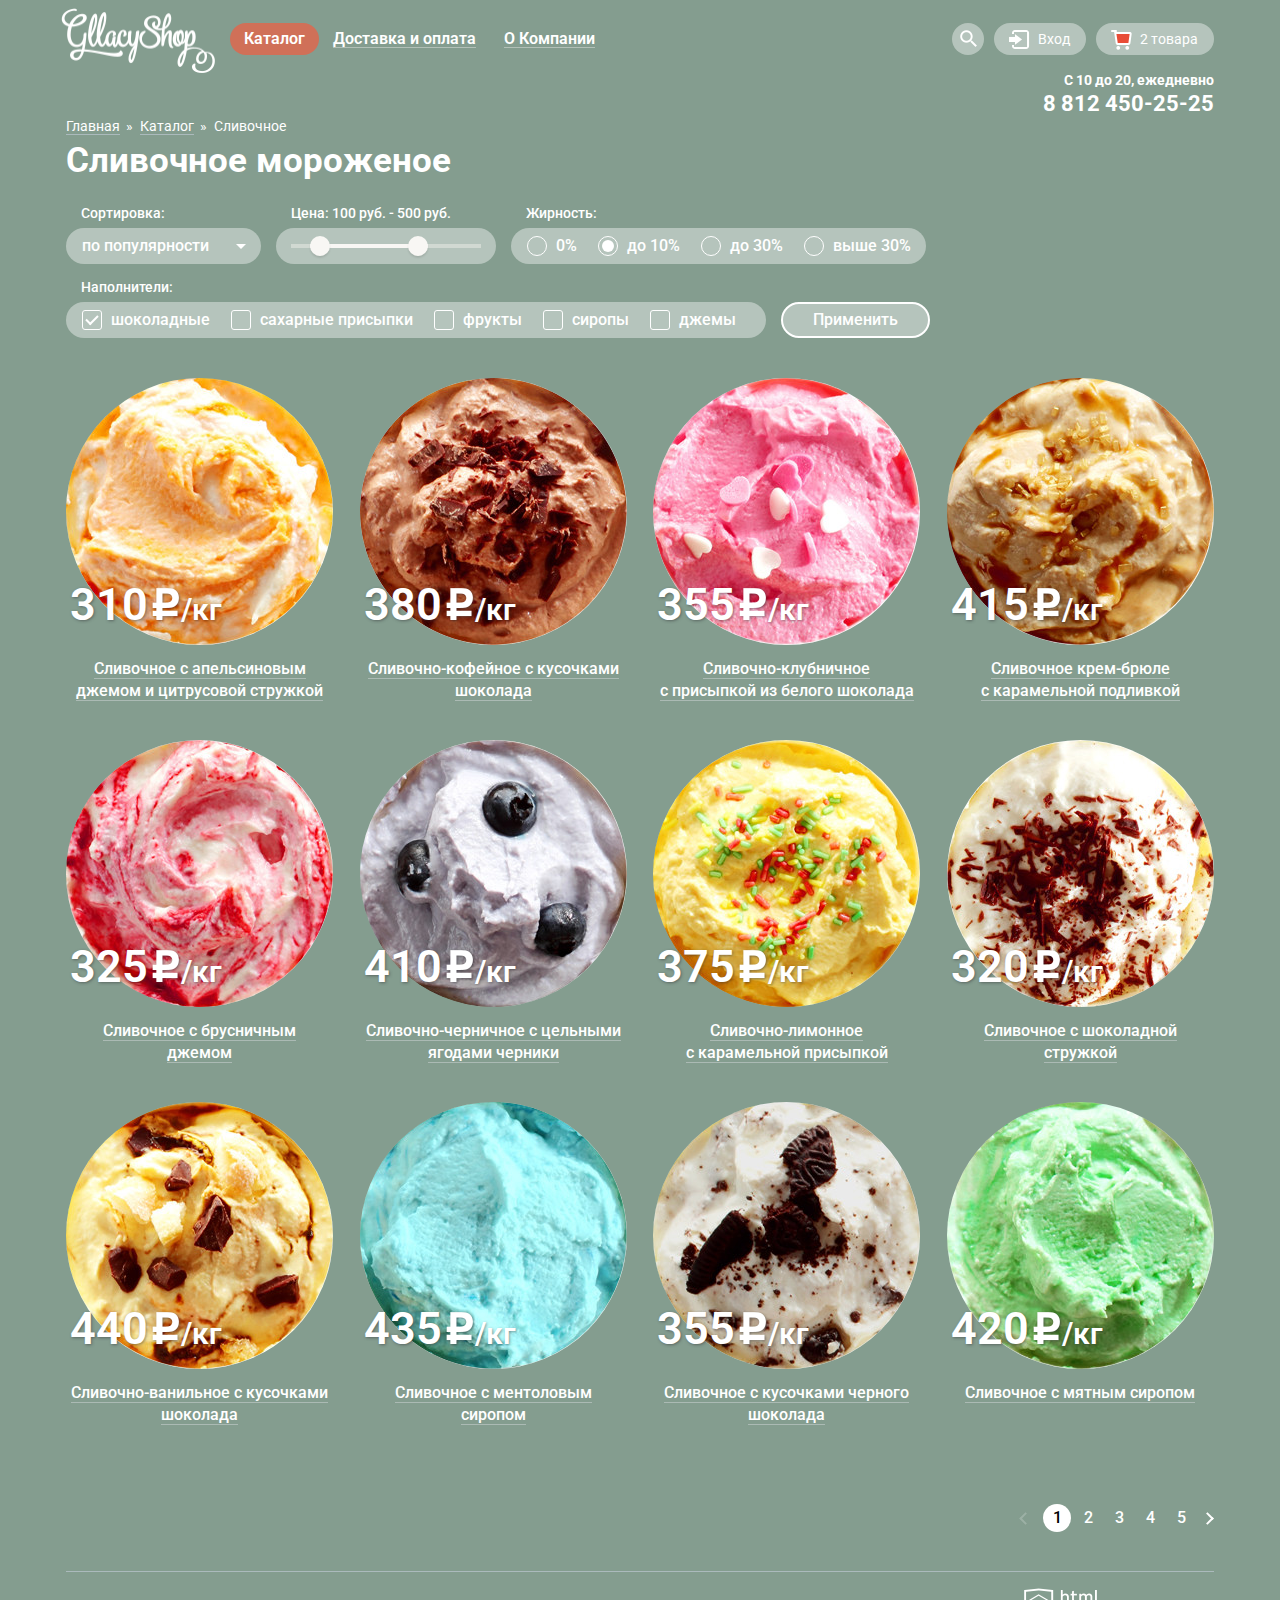
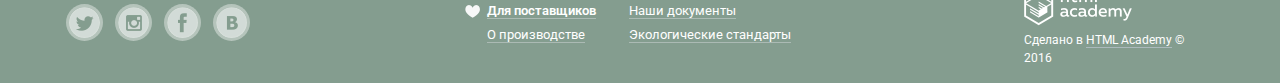
<file: catalog.html>
<!DOCTYPE html>
<html lang="ru">
  <head>
    <meta charset="utf-8">
    <title>Gllacy Shop Catalog</title>
    <link href='https://fonts.googleapis.com/css?family=Roboto:400,500,700&amp;subset=cyrillic,latin' rel='stylesheet' type='text/css'>
    <link href="css/normalize.css" rel="stylesheet">
    <link href="css/style.min.css" rel="stylesheet">
  </head>
  <body>
    <div class="site-wrapper">
      <div class="content-wrapper">
        <header class="main-header">
          <div class="top-header clearfix">
            <div class="logo">
              <a href="index.html" class="logo-link">
                <img src="img/gllacy-logo.png" width="154" height="65" alt="Gllacy Shop">
              </a>
            </div>
            <nav class="menu">
              <ul class="menu-list">
                <li class="menu-item menu-item-dropdown">
                  <a href="#" class="menu-link menu-link-current">Каталог</a>
                  <ul class="dropdown-menu">
                    <li class="dropdown-menu-item">
                      <a href="#" class="dropdown-menu-link">Новинки</a>
                    </li>
                    <li class="dropdown-menu-item">
                      <a href="catalog.html" class="dropdown-menu-link dropdown-menu-link-current">Сливочное</a>
                    </li>
                    <li class="dropdown-menu-item">
                      <a href="#" class="dropdown-menu-link">Щербеты</a>
                    </li>
                    <li class="dropdown-menu-item">
                      <a href="#" class="dropdown-menu-link">Фруктовый лед</a>
                    </li>
                    <li class="dropdown-menu-item">
                      <a href="#" class="dropdown-menu-link">Мелорин</a>
                    </li>
                  </ul>
                </li>
                <li class="menu-item">
                  <a href="#" class="menu-link">Доставка и оплата</a>
                </li>
                <li class="menu-item">
                  <a href="#" class="menu-link">О Компании</a>
                </li>
              </ul>
            </nav>
            <div class="user-block clearfix">
              <div class="user-block-search">
                <a href="#" class="user-block-btn user-block-btn-search">Поиск</a>
                <div class="user-block-popup user-block-popup-search">
                  <form action="#" method="get">
                    <input type="search" class="textarea user-block-input" name="search" id="user-block-input">
                    <div class="placeholder">
                      <label for="user-block-input" class="form-hint form-hint-search">Что ищем?</label>
                    </div>
                  </form>
                </div>
              </div>
              <div class="user-block-login">
                <a href="#" class="user-block-btn user-block-btn-login">Вход</a>
                <div class="user-block-popup user-block-popup-login">
                  <form action="#" method="post">
                    <input type="email" class="textarea user-block-input" name="email" id="user-block-email" required>
                    <div class="placeholder">
                      <label for="user-block-email" class="form-hint form-hint-login">Электронная почта</label>
                    </div>
                    <input type="password" class="textarea user-block-input" name="password" id="user-block-password" required>
                    <div class="placeholder">
                      <label for="user-block-password" class="form-hint form-hint-login">Пароль</label>
                    </div>
                    <input type="submit" class="btn btn-login" value="Войти">
                    <div class="user-block-links">
                      <a href="#">Забыли пароль?</a>
                      <a href="#">Новая регистрация</a>
                    </div>
                  </form>
                </div>
              </div>
              <div class="user-block-cart">
                <a href="#" class="user-block-btn user-block-btn-cart">2 товара</a>
                <div class="user-block-popup user-block-popup-cart">
                  <div class="cart-item">
                    <div class="cart-row">
                      <a href="#" class="user-block-btn user-block-btn-delete">Удалить</a>
                      <div class="cart-image">
                        <img src="img/list/ice.cream1.1.jpg" width="33" height="33" alt="Пломбир с апельсиновым джемом">
                      </div>
                      <div class="icecream-title">
                        <p>Пломбир с апельсиновым джемом</p>
                      </div>
                      <div class="icecream-amount">
                        1,5 кг х <span class="icecream-amount-grey">200 руб.</span>
                      </div>
                      <div class="icecream-price">
                        300 руб
                      </div>
                    </div>
                    <div class="cart-row">
                      <a href="#" class="user-block-btn user-block-btn-delete">Удалить</a>
                      <div class="cart-image">
                        <img src="img/list/ice.cream1.3.jpg" width="33" height="33" alt="Клубничный пломбир с присыпкой из белого шоколада">
                      </div>
                      <div class="icecream-title">
                        <p>Клубничный пломбир с присыпкой из белого шоколада</p>
                      </div>
                      <div class="icecream-amount">
                        1,5 кг х <span class="icecream-amount-grey">300 руб.</span>
                      </div>
                      <div class="icecream-price">
                        450 руб
                      </div>
                    </div>
                  </div>
                  <div class="user-block-total">Итого: 750 руб.</div>
                  <a href="#" class="btn btn-cart">Оформить заказ</a>
                </div>
              </div>
            </div>
            <div class="page-header-contacts">
              С 10 до 20, ежедневно
              <span>8 812 450-25-25</span>
            </div>
          </div>
        </header>
        <main>
          <ul class="breadcrumbs">
            <li class="breadcrumbs-item">
              <a href="index.html" class="breadcrumbs-link">Главная</a>
            </li>
            <li class="breadcrumbs-item">
              <a href="" class="breadcrumbs-link">Каталог</a>
            </li>
            <li class="breadcrumbs-item">
              Сливочное
            </li>
          </ul>
          <h1 class="catalog-title">
            Сливочное мороженое
          </h1>
          <section class="filter">
            <form action="#" method="post">
              <div class="filter-item">
                <h4 class="filter-title">Сортировка:</h4>
                <div class="sorting-item">
                  <select class="sorting">
                    <option value="popularity">по популярности</option>
                    <option value="expensive">сначала недорогие</option>
                    <option value="cheap">сначала дорогие</option>
                    <option value="fat">по жирности</option>
                  </select>
                </div>
              </div>
              <div class="filter-item">
                <h4 class="filter-title">Цена: 100 руб. - 500 руб.</h4>
                <div class="price">
                  <div class="line">
                    <div class="line-price">
                      <div class="min"></div>
                      <div class="max"></div>
                    </div>
                  </div>
                </div>
              </div>
              <div class="filter-item">
                <h4 class="filter-title">Жирность:</h4>
                <div class="fat">
                  <div class="fat-item">
                    <input type="radio" name="fat" id="fat-0">
                    <label for="fat-0" class="fat-radio">0%</label>
                  </div>
                  <div class="fat-item">
                    <input type="radio" name="fat" id="fat-10" checked>
                    <label for="fat-10" class="fat-radio">до 10%</label>
                  </div>
                  <div class="fat-item">
                    <input type="radio" name="fat" id="fat-30">
                    <label for="fat-30" class="fat-radio">до 30%</label>
                  </div>
                  <div class="fat-item">
                    <input type="radio" name="fat" id="fat-above">
                    <label for="fat-above" class="fat-radio">выше 30%</label>
                  </div>
                </div>
              </div>
              <div class="filter-item">
                <h4 class="filter-title">Наполнители:</h4>
                <div class="fillers">
                  <div class="fillers-item">
                    <input type="checkbox" name="fillers" id="fillers-chocolate" checked>
                    <label for="fillers-chocolate" class="fillers-checkbox">
                      шоколадные
                    </label>
                  </div>
                  <div class="fillers-item">
                    <input type="checkbox" name="fillers" id="fillers-sugar">
                    <label for="fillers-sugar" class="fillers-checkbox">
                      сахарные присыпки
                    </label>
                  </div>
                  <div class="fillers-item">
                    <input type="checkbox" name="fillers" id="fillers-fruits">
                    <label for="fillers-fruits" class="fillers-checkbox">
                      фрукты
                    </label>
                  </div>
                  <div class="fillers-item">
                    <input type="checkbox" name="fillers" id="fillers-syrups">
                    <label for="fillers-syrups" class="fillers-checkbox">
                      сиропы
                    </label>
                  </div>
                  <div class="fillers-item">
                    <input type="checkbox" name="fillers" id="fillers-jams">
                    <label for="fillers-jams" class="fillers-checkbox">
                      джемы
                    </label>
                  </div>
                </div>
              </div>
              <button type="submit" class="btn-filter">Применить</button>
            </form>
          </section>
          <section class="catalog">
            <article class="catalog-item">
              <figure class="catalog-item-image">
                <img src="img/list/ice.cream1.1.jpg" width="267" height="267" alt="">
                <div class="catalog-item-price">
                  310 <span class="icon-ruble">/кг</span>
                </div>
              </figure>
              <a href="#" class="catalog-item-title">
                <span class="title-span">Сливочное с&nbsp;апельсиновым джемом и&nbsp;цитрусовой стружкой</span>
              </a>
              <a href="#" class="btn btn-catalog">Быстрый просмотр</a>
            </article>
            <article class="catalog-item">
              <figure class="catalog-item-image">
                <img src="img/list/ice.cream1.2.jpg" width="267" height="267" alt="">
                <div class="catalog-item-price">
                  380 <span class="icon-ruble">/кг</span>
                </div>
              </figure>
              <a href="#" class="catalog-item-title">
                <span class="title-span">Сливочно-кофейное с&nbsp;кусочками шоколада</span>
              </a>
              <a href="#" class="btn btn-catalog">Быстрый просмотр</a>
            </article>
            <article class="catalog-item">
              <figure class="catalog-item-image">
                <img src="img/list/ice.cream1.3.jpg" width="267" height="267" alt="">
                <div class="catalog-item-price">
                  355 <span class="icon-ruble">/кг</span>
                </div>
              </figure>
              <a href="#" class="catalog-item-title">
                <span class="title-span">Сливочно-клубничное с&nbsp;присыпкой из&nbsp;белого шоколада</span>
              </a>
              <a href="#" class="btn btn-catalog">Быстрый просмотр</a>
            </article>
            <article class="catalog-item">
              <figure class="catalog-item-image">
                <img src="img/list/ice.cream1.4.jpg" width="267" height="267" alt="">
                <div class="catalog-item-price">
                  415 <span class="icon-ruble">/кг</span>
                </div>
              </figure>
              <a href="#" class="catalog-item-title">
                <span class="title-span">Сливочное крем-брюле с&nbsp;карамельной подливкой</span>
              </a>
              <a href="#" class="btn btn-catalog">Быстрый просмотр</a>
            </article>
            <article class="catalog-item">
              <figure class="catalog-item-image">
                <img src="img/list/ice.cream2.1.jpg" width="267" height="267" alt="">
                <div class="catalog-item-price">
                  325 <span class="icon-ruble">/кг</span>
                </div>
              </figure>
              <a href="#" class="catalog-item-title">
                <span class="title-span">Сливочное с&nbsp;брусничным джемом</span>
              </a>
              <a href="#" class="btn btn-catalog">Быстрый просмотр</a>
            </article>
            <article class="catalog-item">
              <figure class="catalog-item-image">
                <img src="img/list/ice.cream2.2.jpg" width="267" height="267" alt="">
                <div class="catalog-item-price">
                  410 <span class="icon-ruble">/кг</span>
                </div>
              </figure>
              <a href="#" class="catalog-item-title">
                <span class="title-span">Сливочно-черничное с&nbsp;цельными ягодами черники</span>
              </a>
              <a href="#" class="btn btn-catalog">Быстрый просмотр</a>
            </article>
            <article class="catalog-item">
              <figure class="catalog-item-image">
                <img src="img/list/ice.cream2.3.jpg" width="267" height="267" alt="">
                <div class="catalog-item-price">
                  375 <span class="icon-ruble">/кг</span>
                </div>
              </figure>
              <a href="#" class="catalog-item-title">
                <span class="title-span">Сливочно-лимонное с&nbsp;карамельной присыпкой</span>
              </a>
              <a href="#" class="btn btn-catalog">Быстрый просмотр</a>
            </article>
            <article class="catalog-item">
              <figure class="catalog-item-image">
                <img src="img/list/ice.cream2.4.jpg" width="267" height="267" alt="">
                <div class="catalog-item-price">
                  320 <span class="icon-ruble">/кг</span>
                </div>
              </figure>
              <a href="#" class="catalog-item-title">
                <span class="title-span">Сливочное с&nbsp;шоколадной стружкой</span>
              </a>
              <a href="#" class="btn btn-catalog">Быстрый просмотр</a>
            </article>
            <article class="catalog-item">
              <figure class="catalog-item-image">
                <img src="img/list/ice.cream3.1.jpg" width="267" height="267" alt="">
                <div class="catalog-item-price">
                  440 <span class="icon-ruble">/кг</span>
                </div>
              </figure>
              <a href="#" class="catalog-item-title">
                <span class="title-span">Сливочно-ванильное с&nbsp;кусочками шоколада</span>
              </a>
              <a href="#" class="btn btn-catalog">Быстрый просмотр</a>
            </article>
            <article class="catalog-item">
              <figure class="catalog-item-image">
                <img src="img/list/ice.cream3.2.jpg" width="267" height="267" alt="">
                <div class="catalog-item-price">
                  435 <span class="icon-ruble">/кг</span>
                </div>
              </figure>
              <a href="#" class="catalog-item-title">
                <span class="title-span">Сливочное с&nbsp;ментоловым сиропом</span>
              </a>
              <a href="#" class="btn btn-catalog">Быстрый просмотр</a>
            </article>
            <article class="catalog-item">
              <figure class="catalog-item-image">
                <img src="img/list/ice.cream3.3.jpg" width="267" height="267" alt="">
                <div class="catalog-item-price">
                  355 <span class="icon-ruble">/кг</span>
                </div>
              </figure>
              <a href="#" class="catalog-item-title">
                <span class="title-span">Сливочное с&nbsp;кусочками черного шоколада</span>
              </a>
              <a href="#" class="btn btn-catalog">Быстрый просмотр</a>
            </article>
            <article class="catalog-item">
              <figure class="catalog-item-image">
                <img src="img/list/ice.cream3.4.jpg" width="267" height="267" alt="">
                <div class="catalog-item-price">
                  420 <span class="icon-ruble">/кг</span>
                </div>
              </figure>
              <a href="#" class="catalog-item-title">
                <span class="title-span">Сливочное с&nbsp;мятным сиропом</span>
              </a>
              <a href="#" class="btn btn-catalog">Быстрый просмотр</a>
            </article>
          </section>
          <div class="pagination">
            <ul class="pagination-list">
              <li class="pagination-item">
                <a href="#" class="pagination-link pagination-link-prev pagination-link-disabled">Назад</a>
              </li>
              <li class="pagination-item">
                <a href="#" class="pagination-link pagination-link-active">1</a>
              </li>
              <li class="pagination-item">
                <a href="#" class="pagination-link">2</a>
              </li>
              <li class="pagination-item">
                <a href="#" class="pagination-link">3</a>
              </li>
              <li class="pagination-item">
                <a href="#" class="pagination-link">4</a>
              </li>
              <li class="pagination-item">
                <a href="#" class="pagination-link">5</a>
              </li>
              <li class="pagination-item">
                <a href="#" class="pagination-link pagination-link-next">Вперед</a>
              </li>
            </ul>
          </div>
        </main>
        <footer class="page-footer clearfix">
          <div class="copyright">
            <a href="https://htmlacademy.ru" class="copyright-logo" target="_blank">
              <img src="img/htmlacademy-logo.png" width="108" height="38" alt="HTML Academy">
            </a>
            <p class="copyright-text">
              Сделано в <a href="https://htmlacademy.ru" class="copyright-link" target="_blank">HTML Academy</a> © 2016
            </p>
          </div>
          <div class="social">
            <a href="#" class="social-btn social-btn-twitter">Твиттер</a>
            <a href="#" class="social-btn social-btn-insta">Инстаграм</a>
            <a href="#" class="social-btn social-btn-fb">Фейсбук</a>
            <a href="#" class="social-btn social-btn-vk">Вконтакте</a>
          </div>
          <div class="info">
            <ul class="info-list">
              <li class="info-item info-item-heart">
                <a href="#" class="info-link">Для поставщиков</a>
              </li>
              <li class="info-item">
                <a href="#" class="info-link">Наши документы</a>
              </li>
              <li class="info-item">
                <a href="#" class="info-link">О производстве</a>
              </li>
              <li class="info-item">
                <a href="#" class="info-link">Экологические стандарты</a>
              </li>
            </ul>
          </div>
        </footer>
      </div>
    </div>
    <script src="js/script.min.js"></script>
  </body>
</html>
</file>
<file: css/style.min.css>
body,html{margin:0;padding:0}body{font-size:16px;line-height:22px;font-family:"Roboto",Helvetica,Arial,sans-serif;color:#fff;background-color:#849d8f}h1,h2{line-height:30px}h1{font-weight:700;font-size:35px}h2{font-size:24px}input,textarea{outline:none}.clearfix::after{content:"";display:table;clear:both}.site-wrapper{background-repeat:no-repeat;background-position:top center;-webkit-transition:background-image .5s ease,background-color .5s ease;transition:background-image .5s ease,background-color .5s ease}.site-wrapper::after,.site-wrapper::before{content:"";visibility:hidden}.site-wrapper::before{background-image:url(../img/slider.ice.cream2.png)}.site-wrapper::after{background-image:url(../img/slider.ice.cream3.png)}.content-wrapper{position:relative;min-width:860px;max-width:1148px;margin:0 auto;padding:0 26px}.logo{float:left;width:154px;margin-right:10px;padding-top:8px;-webkit-transform:translate(-5px);transform:translate(-5px)}.logo img{width:154px;height:65px}.menu{float:left;width:400px}.menu-list{margin:0;padding:23px 0 0;font-size:0}.menu-item{display:inline-block;padding-bottom:5px;font-weight:600;font-size:16px;line-height:22px;vertical-align:top}.menu-item,.menu-item-dropdown{position:relative}.menu-item-dropdown:hover .dropdown-menu,.menu-link{display:block}.menu-link{padding:5px 14px;border-radius:20px}.menu-link::after{content:"";position:absolute;bottom:12px;right:14px;left:14px;height:1px;background-color:rgba(247,246,243,.4)}.menu-link,.menu-link-current{text-decoration:none;color:#fff}.menu-link-current,.menu-link-current::after{background-color:#d07058}.menu-link-current:hover::after{background-color:#f7f6f3}.menu-link:active,.menu-link:hover{text-decoration:none;color:#333;background-color:#f7f6f3}.menu-link:active{background-color:#ededed;box-shadow:0 2px 1px 0 #696969 inset}.dropdown-menu{position:absolute;top:37px;left:-7px;z-index:2;display:none;min-width:145px;margin:0;padding:0;font-weight:400;font-size:14px;line-height:20px;text-align:left;background-color:#f8f7f4;box-shadow:0 20px 20px 0 rgba(0,0,0,.4);border-radius:5px;overflow:hidden;list-style:none}.dropdown-menu-item:first-child{font-weight:700;border-bottom:1px solid #d1d0ce}.dropdown-menu-item:hover:first-child{border-radius:5px 5px 0 0}.dropdown-menu-link{display:block;padding:7px 20px;text-decoration:none;color:#343434}.dropdown-menu-link-current{color:#fff;background-color:#d07058}.dropdown-menu-link-current:hover{color:#343434;background-color:#d07058}.dropdown-menu-link:hover{background:#fbded7}.dropdown-menu-link:active{background:#f6b5a5}.placeholder{position:relative}.textarea{width:100%;margin:10px 0;padding:10px 15px;font-weight:400;font-size:16px;line-height:24px;font-family:"Roboto",Helvetica,Arial,sans-serif;color:#353535;border:1px solid #d3d3d2;border-radius:5px;box-sizing:border-box}.textarea:hover{border-color:#999;box-shadow:inset 0 0 0 1px #999}.textarea:focus{border-color:#8fbdec;box-shadow:inset 0 0 0 1px #8fbdec;outline:none}.textarea:focus+.placeholder .form-hint{top:-75px;font-size:11px;line-height:24px;color:#5b9ddf}.form-hint{position:absolute;-webkit-transition:.2s ease all;transition:.2s ease all}.lostfocus{top:-72px;font-size:16px;line-height:24px;color:#9a9a9a}.user-block{float:right;margin-bottom:8px;padding:23px 0 0}.user-block-search{float:left;width:32px;margin-right:10px}.user-block-cart,.user-block-login,.user-block-search{position:relative;padding-bottom:5px}.user-block-login{max-width:100px;margin-right:10px;float:left}.user-block-cart{float:right;width:118px}.user-block-cart:hover .user-block-popup,.user-block-login:hover .user-block-popup,.user-block-search:hover .user-block-popup{display:block}.user-block-btn{position:relative;display:block;font-size:14px;line-height:18px;text-decoration:none;color:#fff;background-color:rgba(255,255,255,.4)}.user-block-btn:hover{color:#373737;background-color:#f8f7f4}.user-block-btn::before{content:"";position:absolute;background:url(../img/sprite.png) no-repeat}.user-block-popup{position:absolute;top:36px;right:0;z-index:2;display:none;padding:15px;background-color:#f8f7f4;border-radius:5px;box-shadow:0 20px 20px 0 rgba(0,0,0,.4);box-sizing:border-box}.form-hint-login,.form-hint-search{left:15px;top:-29px;font-size:14px;line-height:18px;color:#999}.form-hint-login{top:-42px}.form-hint-subscription{left:15px;top:13px;font-size:16px;line-height:24px;color:#999}.textarea:focus+.placeholder .form-hint-search{top:-58px}.textarea:focus+.placeholder .form-hint-login{top:-71px}.textarea:focus+.placeholder .form-hint-subscription{top:-17px}.user-block-input{width:311px;margin:0;padding:10px 11px;font-weight:400;font-size:14px;line-height:18px;color:#999}.user-block-popup-login .user-block-input{position:relative;margin-bottom:13px;width:242px}.user-block-links{float:right}.user-block-links a{display:block;margin-bottom:-4px;padding-left:20px;font-weight:400;font-size:13px;line-height:24px;color:#333}.user-block-links a:active,.user-block-links a:hover{color:#ec593c}.user-block-popup-cart{width:540px;padding:15px 15px 22px;font-size:13px;line-height:17px;color:#333;background-color:#f8f7f4;border-radius:5px;box-shadow:0 20px 20px 0 rgba(0,0,0,.4)}.cart-item{width:100%;text-align:left;border-bottom:1px solid #cacac7}.cart-row{position:relative;margin-top:10px;margin-bottom:20px;vertical-align:top}.user-block-btn-delete{display:inline-block;width:12px;height:12px;font-size:0;background-color:#f8f7f4;vertical-align:top}.user-block-btn-delete::after,.user-block-btn-delete::before{content:"";position:absolute;top:15px;display:block;width:15px;border-top:1px solid #333}.user-block-btn-delete::before{-webkit-transform:rotate(45deg);transform:rotate(45deg)}.user-block-btn-delete::after{-webkit-transform:rotate(-45deg);transform:rotate(-45deg)}.cart-image,.icecream-amount,.icecream-title{display:inline-block;margin-left:12px;vertical-align:top}.cart-image img{width:33px;height:33px;border:0;border-radius:50%}.icecream-amount,.icecream-title{width:230px;margin-left:10px;padding-top:8px}.icecream-title p{display:block;margin:0}.icecream-amount{width:117px;margin-left:5px}.icecream-amount-grey{color:gray}.icecream-price{display:inline-block;width:63px;margin-left:5px;padding-top:8px;vertical-align:top}.user-block-total{margin:15px 10px 15px 0;font-weight:600;font-size:15px;line-height:18px;text-align:right;color:#333}.user-block-btn-search{width:32px;height:32px;font-size:0;border-radius:50%}.user-block-btn-search::before{top:7px;left:8px;width:17px;height:17px;background-position:-10px -776px}.user-block-btn-search:hover::before{background-position:-10px -813px}.user-block-btn-cart,.user-block-btn-login{padding:7px 16px 7px 44px;border-radius:20px}.user-block-btn-login::before{top:7px;left:15px;width:21px;height:19px;background-position:-10px -480px}.user-block-btn-login:hover::before{background-position:-10px -519px}.user-block-btn-cart{text-align:left}.user-block-btn-cart::before{top:7px;left:15px;width:21px;height:20px;background-position:-42px -50px}.user-block-btn-cart:hover::before{background-position:-10px -50px}.page-header-contacts{width:200px;margin-left:auto;font-size:14px;line-height:24px;font-weight:700;text-align:right}.page-header-contacts span{display:block;font-size:22px;line-height:24px;font-weight:700}.toggle{display:none}.slider{position:relative;padding-top:270px;margin-bottom:40px;text-align:center;color:#fff}.fat-item input[type=radio],.fillers-item input[type=checkbox],.slider-item{display:none}.slider-title{width:700px;margin:0 auto 30px;font-weight:700;font-size:60px;line-height:62px}.btn{padding:8px 24px;font-weight:600;font-size:15px;line-height:19px;vertical-align:top;text-decoration:none;text-shadow:0 2px 5px rgba(160,32,11,.76);color:#fff;background:#f26843;background-image:-webkit-linear-gradient(bottom,#e54c38,#f37250);background-image:linear-gradient(to top,#e54c38,#f37250);box-shadow:0 2px 2px rgba(172,16,0,.64);border-radius:100px}.btn:hover{background-image:-webkit-linear-gradient(left,#f58669 0%,#ec6f5e 100%);background-image:linear-gradient(90deg,#f58669 0%,#ec6f5e 100%);box-shadow:0 2px 2px #ac1000}.btn:active{background-image:-webkit-linear-gradient(left,#d84732 0%,#e1613e 100%);background-image:linear-gradient(90deg,#d84732 0%,#e1613e 100%);box-shadow:inset 0 2px 2px #ac1000}.btn-slider{display:inline-block;padding:12px 50px;font-size:31px;line-height:41px;vertical-align:top;background:#f26843;box-shadow:0 2px 2px rgba(172,16,0,.64)}.btn-slider:hover{background-image:-webkit-linear-gradient(left,#f58669 0%,#ec6f5e 100%);background-image:linear-gradient(90deg,#f58669 0%,#ec6f5e 100%);box-shadow:0 2px 2px #ac1000}.btn-slider:active{background-image:-webkit-linear-gradient(left,#d84732 0%,#e1613e 100%);background-image:linear-gradient(90deg,#d84732 0%,#e1613e 100%);box-shadow:inset 0 2px 2px #ac1000}.slider-controls{position:absolute;bottom:25px;left:0;z-index:20;font-size:0}.slider-controls label{display:inline-block;width:17px;height:17px;margin-right:8px;vertical-align:top;background-color:transparent;border:2px solid #fff;border-radius:50%;cursor:pointer}.slider-controls label:hover{background-color:rgba(255,255,255,.4)}.slider-controls:checked{background-color:#fff}#btn-1:checked~.site-wrapper .slider-item-1,#btn-2:checked~.site-wrapper .slider-item-2,#btn-3:checked~.site-wrapper .slider-item-3{display:block}#btn-1:checked~.site-wrapper label[for=btn-1],#btn-2:checked~.site-wrapper label[for=btn-2],#btn-3:checked~.site-wrapper label[for=btn-3]{background:#fff}#btn-1:checked~.site-wrapper{background-color:#849d8f;background-image:url(../img/slider.ice.cream1.png)}#btn-2:checked~.site-wrapper{background-color:#8996a6;background-image:url(../img/slider.ice.cream2.png)}#btn-3:checked~.site-wrapper{background-color:#9d8b84;background-image:url(../img/slider.ice.cream3.png)}.toppings-block{margin-bottom:27px}.toppings{width:48.9%;min-height:230px;padding:20px 20px 23px;background:#ae1d40;border-radius:13px;box-sizing:border-box}.toppings-left{float:left;background:#ae1d40 url(../img/raspberry.background.jpg) center no-repeat;background-size:cover}.toppings-right{float:right;background:#3a1d13 url(../img/chocolate.background.jpg) center no-repeat;background-size:cover}.toppings-text,.toppings-title{margin:0 0 17px;font-weight:600;font-size:35px;line-height:43px}.toppings-text{margin:0;font-size:18px;line-height:22px}.btn-login{float:left;margin-top:3px;width:100px;border:none}.btn-form,.btn-toppings{float:right;line-height:21px}.btn-toppings{margin-top:30px;padding:12px 23px;font-size:18px}.btn-form{padding:12px 22px;font-size:17px;border:none}.btn-cart{vertical-align:top;padding-left:20px;padding-right:20px;margin:0}.btn-cart,.toppings .btn{float:right}.catalog{margin:0 -13px;padding:0;font-size:0}.catalog-item{position:relative;display:inline-block;width:25%;margin-bottom:5px;padding:13px 13px 20px;font-size:16px;line-height:22px;vertical-align:top;box-sizing:border-box}.catalog-item::before{content:"";position:absolute;top:0;left:0;display:none;width:100%;height:100%;padding-bottom:57px;background-color:rgba(248,247,244,.3);border-radius:7px;box-shadow:0 20px 20px 0 rgba(0,0,0,.4)}.catalog-item:hover::before{display:block}.catalog-item:hover{z-index:2}.catalog-item-image{position:relative;margin:0;padding:0}.catalog-item-image img{max-width:100%;height:auto;border-radius:50%}.catalog-item:nth-child(4n+1){margin-left:0}.catalog-item:nth-child(4n){margin-right:0}.icon-hit::before,.icon-ruble::before{content:"";position:absolute;background:url(../img/sprite.png) no-repeat}.icon-hit::before{z-index:1;top:0;left:0;width:61px;height:61px;background-position:-10px -399px}.icon-ruble::before{top:9px;left:85px;width:31px;height:36px;background-position:-10px -720px}.catalog-item-price{position:absolute;bottom:5%;left:0;width:160px;margin:0;padding:0;font-weight:600;font-size:45px;line-height:54px;text-align:center;text-shadow:1px 1px 3px rgba(49,50,53,.5);color:#fff;box-sizing:border-box}.catalog-item-price span{padding-left:22px;font-size:30px}.catalog-item-title{position:relative;display:block;margin:0 5px;padding:7px 0 0;font-weight:500;font-size:16px;line-height:22px;text-decoration:none;text-align:center;color:#fff}.catalog-item-title span{border-bottom:1px solid rgba(230,230,235,.4)}.catalog-item:hover .title-span{border:none}.btn-catalog{position:absolute;left:50%;transform:translateX(-50%);display:none;min-width:147px;margin:20px auto 0;text-align:center}.catalog-item:hover .btn-catalog{display:block}.features{margin-top:13px;margin-bottom:40px;padding:25px 20px 17px;font-size:0;color:#323232;background:#ece0c8 url(../img/waffle.pattern.jpg);border-radius:13px}.features-title{margin:0 0 12px;font-weight:500;font-size:24px;line-height:30px}.features-item{position:relative;display:inline-block;width:50%;margin:0;padding-right:13px;font-size:16px;line-height:22px;vertical-align:top;box-sizing:border-box}.features-item:nth-of-type(2n){padding-left:13px;padding-right:0}.features-text{margin:10px 0;padding-left:58px}.features-text::before{content:"";position:absolute;background:url(../img/sprite.png) no-repeat}.features-text-icecream::before,.features-text-leave::before{top:0;left:0;width:49px;height:49px;background-position:-10px -159px}.features-text-leave::before{background-position:-10px -228px}.features-text-cow::before,.features-text-thermo::before{top:0;left:13px;width:48px;height:49px;background-position:-10px -90px}.features-text-thermo::before{background-position:-10px -297px}.news-block{display:-webkit-box;display:-ms-flexbox;display:flex;-webkit-box-pack:justify;-ms-flex-pack:justify;justify-content:space-between;margin-bottom:40px;color:#000}.news{width:48.9%;min-height:220px;background:#fff;border-radius:13px;box-sizing:border-box}.news-left{padding:20px;background:#fff url(../img/strawberry.background.jpg) no-repeat right;background-size:cover}.news-right{position:relative;padding:6px;background:#fff url(../img/background-pattern-post.png) 0 0}.news-frame{min-height:208px;padding:27px 20px 35px;background:#fff;border-radius:10px;box-sizing:border-box}.news-title{margin:0 0 4px;padding:0;font-weight:500;font-size:16px;line-height:22px;color:#5a5a5a}.news-item{max-width:290px}.news-link{font-weight:600;font-size:24px;line-height:30px;color:#353535;background:rgba(255,255,255,.8)}.news-form{margin-right:142px}.news-text{margin:0 0 30px;font-weight:400;font-size:16px;line-height:22px}.news-input{float:left;display:block;width:100%;margin:1px;padding:12px 15px;border:1px solid #d3d3d2;border-radius:5px;box-sizing:border-box;outline:none}.news-input:hover{border-color:#999;box-shadow:inset 0 0 0 1px #999}.news-input:focus{border-color:#8fbdec;box-shadow:inset 0 0 0 1px #8fbdec;outline:none}.contacts{position:relative;min-height:430px}.contacts .content-wrapper,.contacts-map{position:relative;min-height:inherit}.contacts-map{position:absolute;width:100%;background-color:#000;background:url(../img/map.jpg) no-repeat center}.contacts-info{position:absolute;top:50%;right:26px;width:300px;padding:30px 25px;text-align:left;color:#000;background-color:#fff;border-radius:13px;-webkit-transform:translate(0,-50%);transform:translate(0,-50%);box-sizing:border-box}.contacts-address,.contacts-phone{margin:0 0 12px;font-weight:400;font-size:14px;line-height:20px}.contacts-address span,.contacts-phone span{display:block;margin-top:4px;font-weight:600;font-size:18px;line-height:24px}.contacts-phone{margin:0 0 25px}.contacts-phone span{margin-bottom:3px;line-height:22px}.btn-contacts{display:block;width:250px;padding:12px 20px;font-size:17px;line-height:21px;text-align:center;box-sizing:border-box}.page-footer{border-top:1px solid rgba(230,230,255,.4)}.copyright{float:right;width:190px;padding:16px 0;font-size:12px;line-height:18px}.copyright-logo{color:#fff}.copyright-logo img{width:108px;height:38px}.copyright-text{margin:0}.copyright-link{font-weight:400;font-size:12px;line-height:18px;text-decoration:none;color:#fff;border-bottom:1px solid rgba(230,230,255,.4)}.copyright-link:hover{color:#ffbc9e;border-bottom:1px solid rgba(249,172,159,.3)}.social{position:relative;float:left;width:200px;padding-top:35px;padding-bottom:30px;font-size:0;-webkit-transform:translate(3px);transform:translate(3px)}.social-btn{display:inline-block;width:31px;height:31px;margin-right:18px;vertical-align:top;border-radius:50%;box-shadow:inset 0 0 2px 0 #fff,0 0 0 3px rgba(255,255,255,.5);background:url(../img/sprite.png) no-repeat;opacity:.8}.social-btn:hover{box-shadow:inset 0 0 2px 0 #fff,0 0 0 5px rgba(255,255,255,.7);opacity:1}.social-btn:active{box-shadow:inset 0 2px 1px 0 #888,0 0 0 5px rgba(255,255,255,.7)}.social-btn-twitter{background-position:-11px -954px}.social-btn-insta{background-position:-10px -902px}.social-btn-fb{background-position:-10px -850px}.social-btn-vk{background-position:-10px -1006px}.info{padding:30px 0}.info-list{position:relative;max-width:310px;margin:0 auto;padding:0;font-size:0;list-style:none}.info-item{display:inline-block;min-width:140px;margin:0;padding:0 0 0 2px;vertical-align:top}.info-item::before{content:"";position:absolute;background:url(../img/sprite.png) no-repeat}.info-item-heart::before{top:3px;left:-20px;width:15px;height:13px;background-position:-10px -366px}.info-item:first-child .info-link{font-weight:600}.info-link{margin:0;padding:0;font-weight:400;font-size:13px;line-height:17px;text-decoration:none;color:inherit;border-bottom:1px solid rgba(230,230,235,.4)}.breadcrumbs-link:hover,.info-link:hover{color:#ffbc9e;border-bottom:1px solid rgba(249,172,159,.3)}.breadcrumbs{margin:2px 0 0;padding:0;font-size:0}.breadcrumbs-item{position:relative;display:inline-block;margin-right:20px;font-weight:400;font-size:14px;line-height:17px;vertical-align:top}.breadcrumbs-item:not(:last-child)::after{content:"»";position:absolute;top:0;right:-13px;display:block}.breadcrumbs-link{font-weight:400;font-size:14px;line-height:17px;text-decoration:none;color:#fff;border-bottom:1px solid rgba(230,230,255,.4)}.catalog-title{margin:0 0 23px;font-size:35px;line-height:42px;color:#fff}.filter{margin-bottom:12px;font-size:0}.filter-item{position:relative;display:inline-block;margin-right:15px;margin-bottom:15px;font-size:0;vertical-align:top}.filter-item:nth-child(3){margin-right:0}.filter-title{margin:0 0 6px;padding-left:15px;font-weight:500;font-size:14px;line-height:17px}.price,.sorting{font-size:16px}.fat,.fillers,.price,.sorting{position:relative;display:inline-block;font-weight:500;line-height:22px;vertical-align:top;color:#fff;background-color:rgba(255,255,255,.4);border-radius:100px}select{-webkit-appearance:none;-moz-appearance:none}select::-ms-expand{display:none}.sorting{width:195px;padding:7px 16px;border:none;cursor:pointer;outline:none}.sorting-item::after{content:"";position:absolute;top:-9px;right:15px;display:block;margin-top:48px;border:5px solid transparent;border-top:5px solid #fff}.sorting:hover{color:#333;background-color:#fff}.sorting-item:hover::after{border-top:5px solid #333}.price{padding:16px 15px}.fat,.fillers{margin:0;padding:7px 15px;font-size:0}.fat{width:385px}.fillers{width:670px}.fat-item{display:inline-block;margin-right:20px;font-size:16px;line-height:22px;vertical-align:top}.fat-item:last-child{margin-right:0}.line{position:relative;width:190px;height:4px;background-color:#d1d9d2}.line-price{position:absolute;top:0;left:19px;z-index:1;width:118px;height:4px;background-color:#f8f7f4}.line-price .max,.line-price .min{position:absolute;top:-8px;width:20px;height:20px;background-color:#f8f7f4;border-radius:50%;box-shadow:0 2px 2px rgba(0,0,0,.1);cursor:pointer}.line-price .min{left:0}.line-price .max{right:0}.fat-radio{position:relative;padding-left:30px;cursor:pointer}.fat-item label::before{content:"";position:absolute;top:0;left:1px;display:block;width:20px;height:20px;border:1px solid #fff;border-radius:50%;box-sizing:border-box}input[type=radio]:checked+label::after{content:"";position:absolute;top:4px;left:5px;display:block;width:12px;height:12px;background-color:#fff;border-radius:50%}.fat-item:hover label::before,.fillers-item:hover label::before{border:2px solid #fff}.fillers-item{display:inline-block;margin-right:20px;font-weight:500;font-size:16px;line-height:22px;vertical-align:top}.fillers-item:last-child{margin-right:5px}.fillers-checkbox{position:relative;padding-left:30px;cursor:pointer}.fillers-item label::before{content:"";position:absolute;top:0;left:1px;display:block;width:20px;height:20px;border:1px solid #fff;border-radius:3px;box-sizing:border-box}input[type=checkbox]:checked+label::after{content:"";position:absolute;top:5px;left:5px;display:block;width:10px;height:5px;border-left:2px solid #fff;border-bottom:2px solid #fff;-webkit-transform:rotate(-45deg);transform:rotate(-45deg)}input[type=checkbox]:disabled:checked+label::after{border-left:2px solid #b2c1b7;border-bottom:2px solid #b2c1b7}.btn-filter{min-width:145px;margin-top:23px;padding:5px 30px;font-weight:500;font-size:16px;line-height:22px;color:#fff;background-color:rgba(255,255,255,.4);border-radius:100px;border:2px solid #fff;outline:none;cursor:pointer}.btn-filter:hover{color:#353535;background-color:#fff}.btn-filter:active{padding:7px 32px;border:none;background-color:#eaeaea;box-shadow:0 2px 3px 0 #686868 inset}.pagination{margin-top:53px;margin-bottom:39px}.pagination-list{text-align:right;margin:0;padding:0;font-size:0;text-decoration:none;list-style:none}.pagination-item{position:relative;display:inline-block;vertical-align:top}.pagination-link{display:block;width:28px;height:28px;margin-right:3px;font-weight:500;font-size:16px;line-height:28px;text-align:center;text-decoration:none;color:#fff;border-radius:50%}.pagination-item:first-child .pagination-link{margin:0;width:24px}.pagination-item:last-child .pagination-link{margin:0;width:16px}.pagination-link-active{color:#000;background-color:#fff}.pagination-link:not(.pagination-link-active):hover{background-color:rgba(255,255,255,.4)}.pagination-link:not(.pagination-link-active):active{color:#323232;background-color:#fff}.pagination-item:first-child .pagination-link-prev{background-color:transparent}.pagination-item:last-child .pagination-link-next{background-color:transparent}.pagination-link-next,.pagination-link-prev{font-size:0}.pagination-link-next::before,.pagination-link-prev::before{content:"";position:absolute;top:10px;display:block;width:7px;height:7px;font-size:0;-webkit-transform:rotate(-45deg);transform:rotate(-45deg)}.pagination-link-prev::before{left:2px;border-left:2px solid rgba(255,255,255,.2);border-top:2px solid rgba(255,255,255,.2)}.pagination-link-next::before{right:2px;border-right:2px solid #fff;border-bottom:2px solid #fff}.feedback-wrapper{position:fixed;top:0;left:0;z-index:5;display:none;width:100%;height:100%;background-color:rgba(0,0,0,.3)}.feedback,.feedback-wrapper-show{display:block;-webkit-animation:bounce .6s;animation:bounce .6s}.feedback{position:absolute;top:50%;left:50%;width:429px;margin-left:-240px;margin-top:-221px;padding:10px 24px 27px;color:#343434;background-color:#f8f7f4;border-radius:10px;-webkit-transform-origin:bottom right;transform-origin:bottom right;-webkit-animation:show .6s;animation:show .6s}.feedback-title{margin:0 2px 10px 0;padding-top:4px;font-weight:500;font-size:24px;line-height:30px;color:#323232}.feedback-textarea,.form-hint-feedback{font-weight:400;font-size:16px;line-height:24px}.feedback-textarea{margin:10px 0;padding:10px 15px;font-family:"Roboto",Helvetica,Arial,sans-serif;border:1px solid #d3d3d2;border-radius:5px;box-sizing:border-box;color:#999}.form-hint-feedback{top:-44px;left:17px;color:#9b9b9b}.feedback input[type=email],.feedback input[type=text]{width:276px}.feedback .textarea-large{width:429px;min-height:155px;resize:none;overflow:auto;box-sizing:border-box}.placeholder-large .form-hint{top:-160px}.textarea-large:focus+.placeholder .form-hint{top:-191px}.btn-submit{float:right;width:140px;margin-top:10px;padding:12px 20px;font-size:17px;line-height:21px;border:none}.feedback-btn{padding:0;margin:0;border:none;background:0 0}.feedback-btn-close{position:absolute;top:15px;right:11px;display:block;width:20px;height:20px;font-size:0;cursor:pointer}.feedback-btn-close::after,.feedback-btn-close::before{content:"";position:absolute;top:9px;left:-3px;display:block;width:20px;border:1px solid #131313}.feedback-btn-close::before{-webkit-transform:rotate(45deg);transform:rotate(45deg)}.feedback-btn-close::after{-webkit-transform:rotate(-45deg);transform:rotate(-45deg)}.feedback .lostfocus{top:-75px;font-size:11px;line-height:24px;color:#9a9a9a}.placeholder-large .lostfocus{top:-192px}.modal-error{-webkit-animation:shake .6s;animation:shake .6s}@-webkit-keyframes bounce{0%{-webkit-transform:translateY(-2000px);transform:translateY(-2000px)}70%{-webkit-transform:translateY(30px);transform:translateY(30px)}90%{-webkit-transform:translateY(-10px);transform:translateY(-10px)}to{-webkit-transform:translateY(0);transform:translateY(0)}}@keyframes bounce{0%{-webkit-transform:translateY(-2000px);transform:translateY(-2000px)}70%{-webkit-transform:translateY(30px);transform:translateY(30px)}90%{-webkit-transform:translateY(-10px);transform:translateY(-10px)}to{-webkit-transform:translateY(0);transform:translateY(0)}}@-webkit-keyframes shake{0%,to{-webkit-transform:translateX(0);transform:translateX(0)}10%,30%,50%,70%,90%{-webkit-transform:translateX(-10px);transform:translateX(-10px)}20%,40%,60%,80%{-webkit-transform:translateX(10px);transform:translateX(10px)}}@keyframes shake{0%,to{-webkit-transform:translateX(0);transform:translateX(0)}10%,30%,50%,70%,90%{-webkit-transform:translateX(-10px);transform:translateX(-10px)}20%,40%,60%,80%{-webkit-transform:translateX(10px);transform:translateX(10px)}}
</file>
